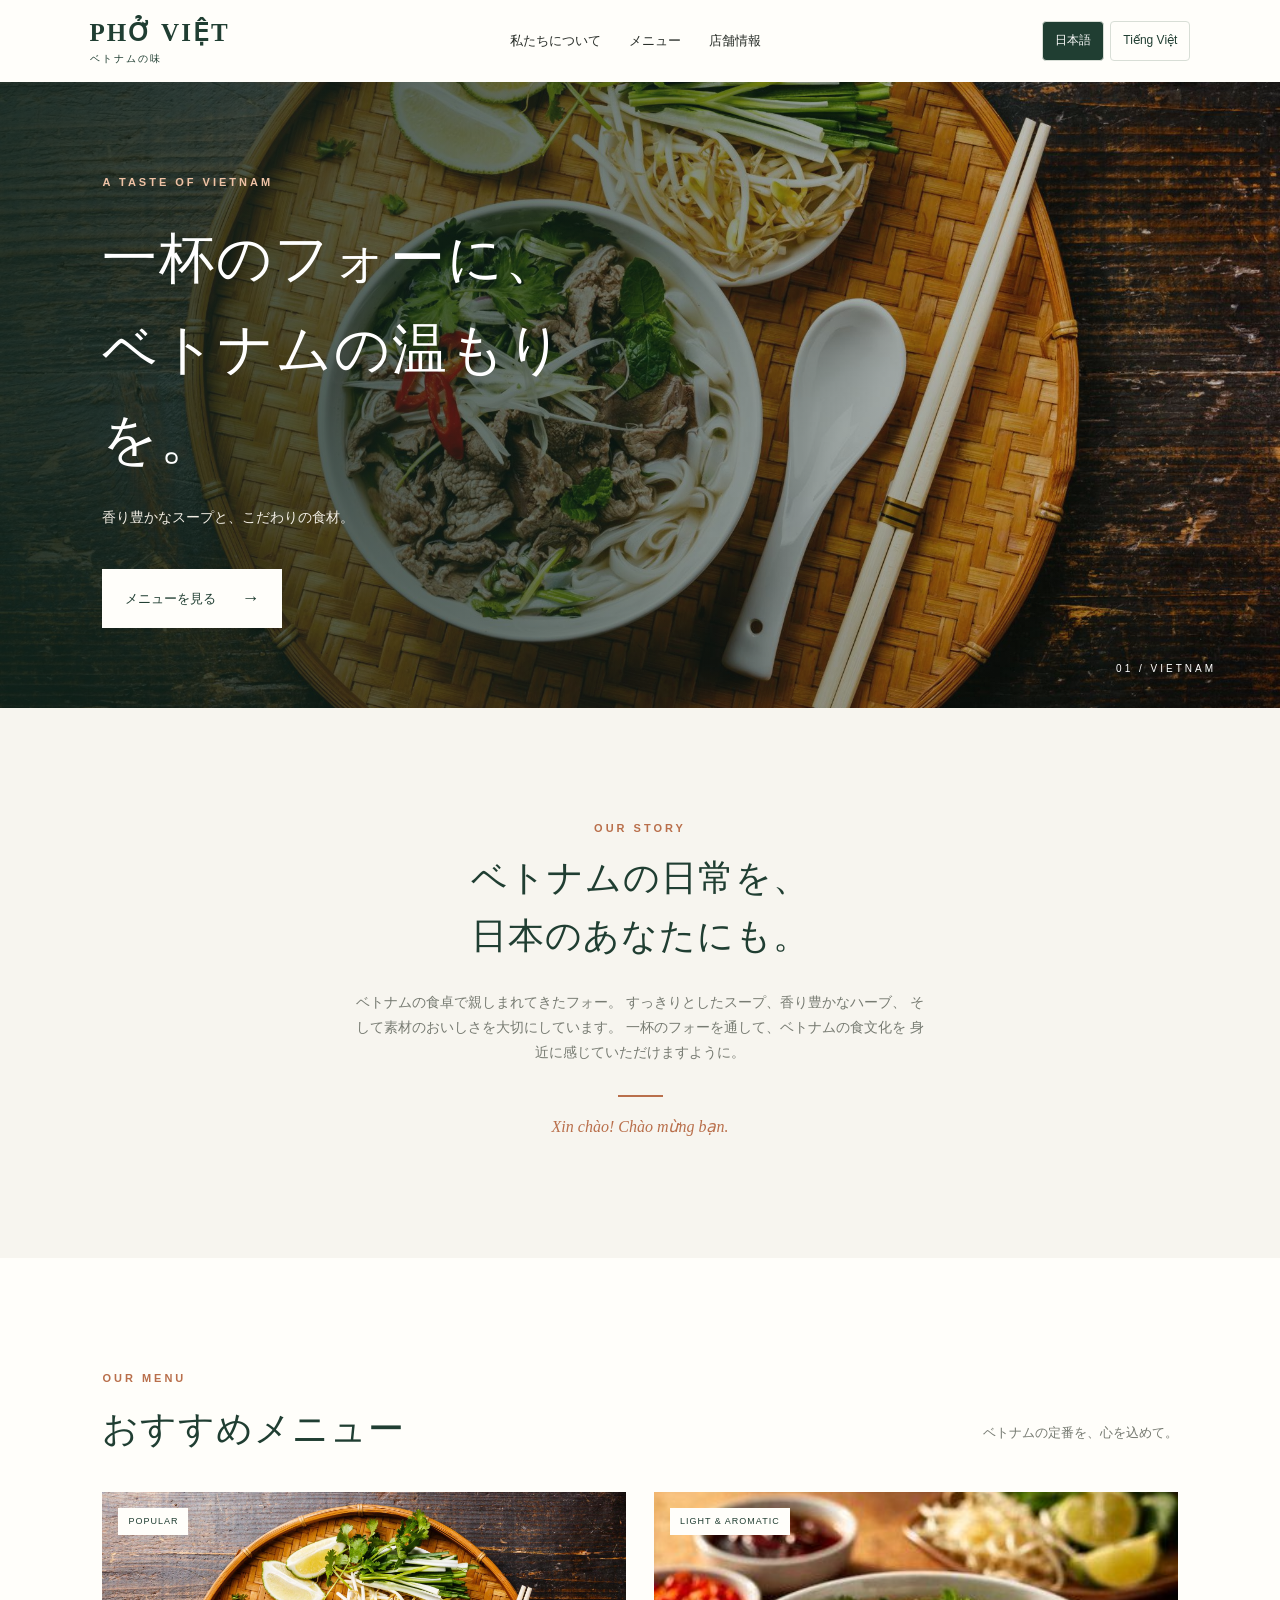
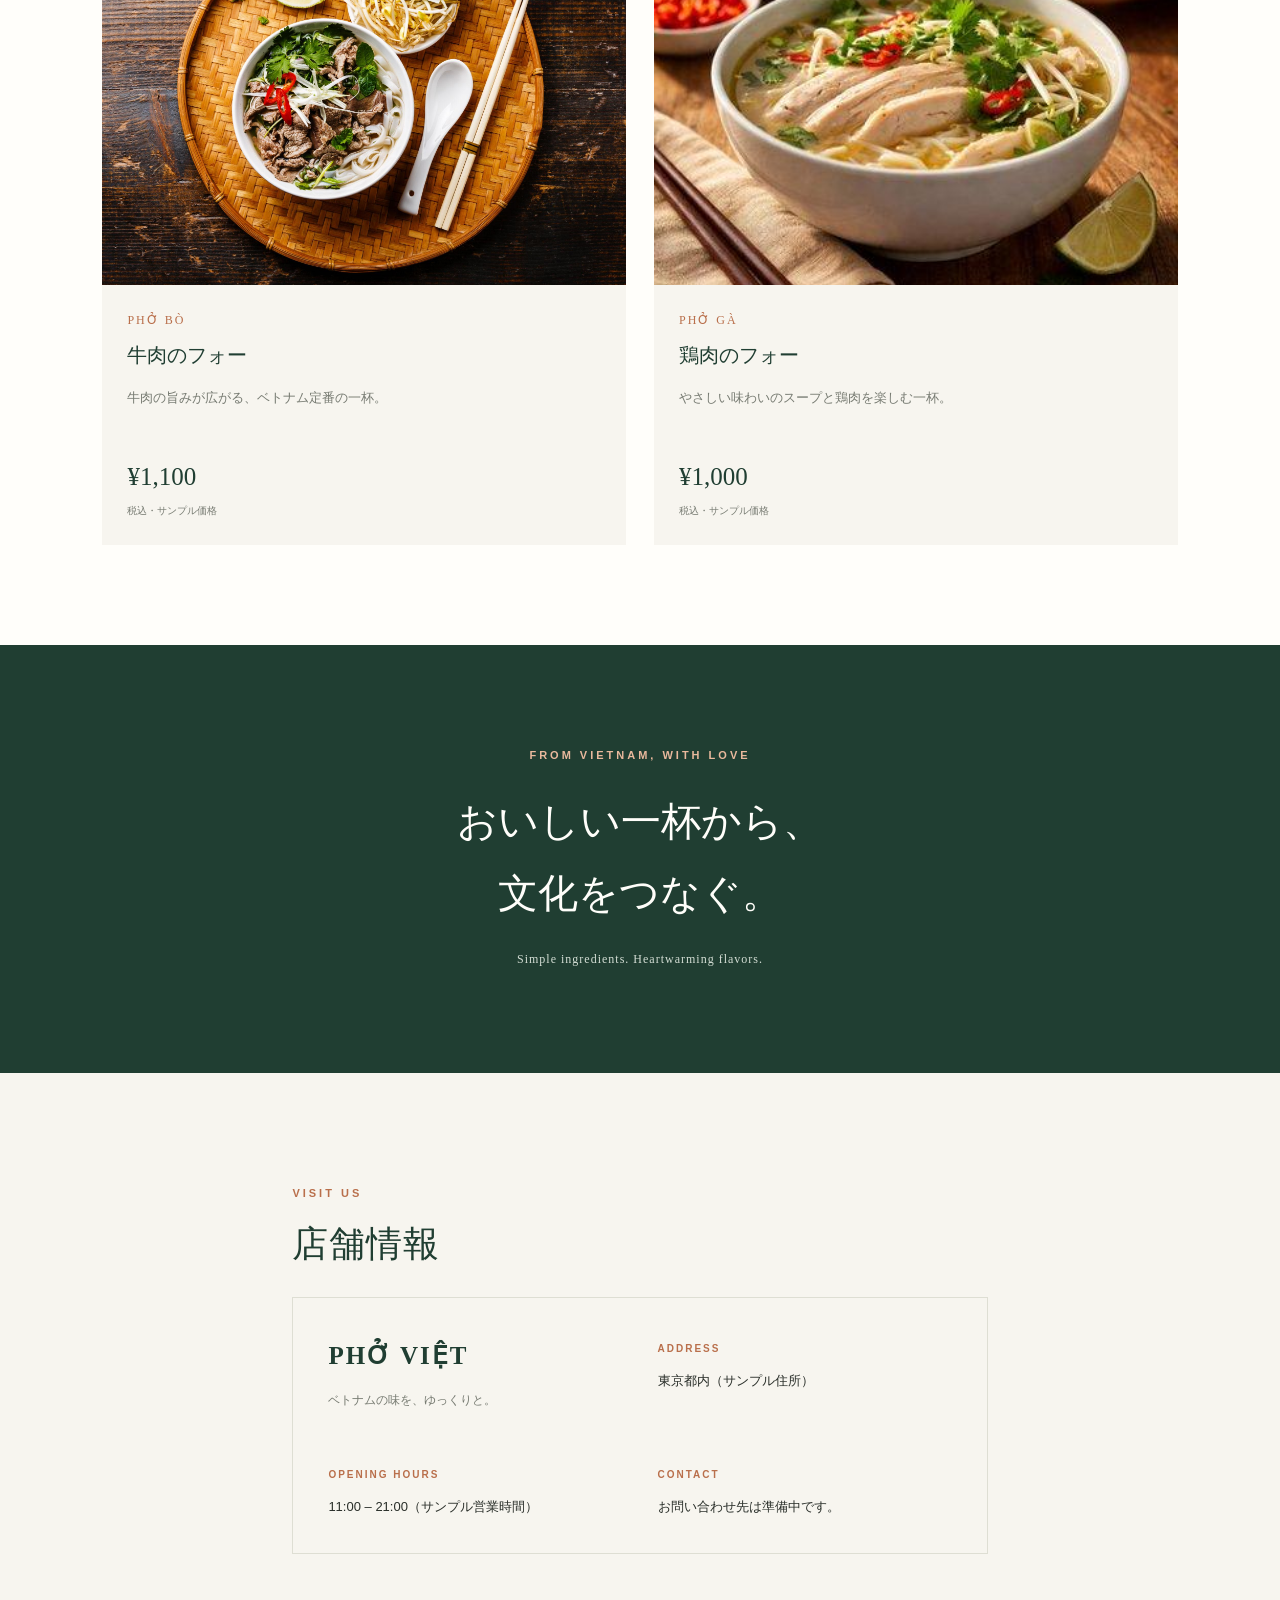
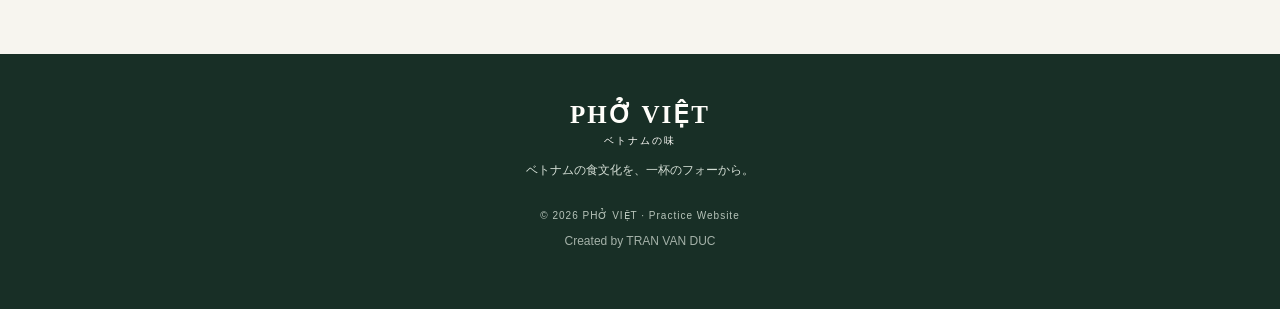
<file: index.html>
<!DOCTYPE html>
<html lang="ja">
<head>
  <meta charset="UTF-8">
  <meta name="viewport" content="width=device-width, initial-scale=1.0">
  <meta name="description" content="ベトナムの伝統的なフォーを楽しめるPHỞ VIỆT。">
  <title>PHỞ VIỆT | ベトナムの味</title>
  <link rel="stylesheet" href="style.css">
</head>
<body>

  
<header class="site-header">
  <a class="logo" href="#home">
    PHỞ VIỆT
    <span>ベトナムの味</span>
  </a>

  <nav class="navigation">
    <a href="#story"
       data-ja="私たちについて"
       data-vi="Về chúng tôi">私たちについて</a>

    <a href="#menu"
       data-ja="メニュー"
       data-vi="Thực đơn">メニュー</a>

    <a href="#access"
       data-ja="店舗情報"
       data-vi="Thông tin cửa hàng">店舗情報</a>
  </nav>

  
<div class="language-switch">
  <a class="lang-button active" href="index.html">日本語</a>
  <a class="lang-button" href="vi.html">Tiếng Việt</a>
</div>
</header>

  <main>
    <section class="hero" id="home">
      <img class="hero-image" src="phobo.jpg" alt="ベトナムの伝統的な牛肉フォー">

      <div class="hero-overlay"></div>

      <div class="hero-content">
        <p class="eyebrow">A TASTE OF VIETNAM</p>
      <h1>一杯のフォーに、<br>ベトナムの温もりを。</h1>
        <p>香り豊かなスープと、こだわりの食材。</p>
        <a class="button" href="#menu">メニューを見る <span>→</span></a>
      </div>

      <span class="hero-number">01 / VIETNAM</span>
    </section>

    <section class="intro section" id="story">
      <p class="section-label">OUR STORY</p>
      <h2>ベトナムの日常を、<br>日本のあなたにも。</h2>
      <p class="intro-text">
        ベトナムの食卓で親しまれてきたフォー。
        すっきりとしたスープ、香り豊かなハーブ、
        そして素材のおいしさを大切にしています。
        一杯のフォーを通して、ベトナムの食文化を
        身近に感じていただけますように。
      </p>
      <span class="decorative-line"></span>
      <p class="vietnamese">Xin chào! Chào mừng bạn.</p>
    </section>

    <section class="menu-section section" id="menu">
      <div class="section-heading">
        <div>
          <p class="section-label">OUR MENU</p>
          <h2>おすすめメニュー</h2>
        </div>
        <p>ベトナムの定番を、心を込めて。</p>
      </div>

      <div class="menu-grid">
        <article class="menu-card">
          <div class="menu-image-wrap">
            <img src="phobo.jpg" alt="牛肉のフォー" class="menu-image">
            <span class="menu-tag">POPULAR</span>
          </div>
          <div class="menu-info">
            <p class="menu-subtitle">PHỞ BÒ</p>
            <h3>牛肉のフォー</h3>
            <p class="menu-description">
              牛肉の旨みが広がる、ベトナム定番の一杯。
            </p>
            <p class="price">¥1,100 <span>税込・サンプル価格</span></p>
          </div>
        </article>

        <article class="menu-card">
          <div class="menu-image-wrap">
            <img src="phoga.jpg" alt="鶏肉のフォー" class="menu-image">
            <span class="menu-tag">LIGHT & AROMATIC</span>
          </div>
          <div class="menu-info">
            <p class="menu-subtitle">PHỞ GÀ</p>
            <h3>鶏肉のフォー</h3>
            <p class="menu-description">
              やさしい味わいのスープと鶏肉を楽しむ一杯。
            </p>
            <p class="price">¥1,000 <span>税込・サンプル価格</span></p>
          </div>
        </article>
      </div>
    </section>

    <section class="quote-section">
      <p class="section-label">FROM VIETNAM, WITH LOVE</p>
      <h2>おいしい一杯から、<br>文化をつなぐ。</h2>
      <p>Simple ingredients. Heartwarming flavors.</p>
    </section>

    <section class="access-section section" id="access">
      <p class="section-label">VISIT US</p>
      <h2>店舗情報</h2>

      <div class="access-card">
        <div>
          <h3>PHỞ VIỆT</h3>
          <p class="access-note">ベトナムの味を、ゆっくりと。</p>
        </div>

        <div class="access-detail">
          <span>ADDRESS</span>
          <p>東京都内（サンプル住所）</p>
        </div>

        <div class="access-detail">
          <span>OPENING HOURS</span>
          <p>11:00 – 21:00（サンプル営業時間）</p>
        </div>

        <div class="access-detail">
          <span>CONTACT</span>
          <p>お問い合わせ先は準備中です。</p>
        </div>
      </div>
    </section>
  </main>

  <footer class="site-footer">
    <a class="logo footer-logo" href="#home">
      PHỞ VIỆT
      <span>ベトナムの味</span>
    </a>
    <p>ベトナムの食文化を、一杯のフォーから。</p>
    <small>© 2026 PHỞ VIỆT · Practice Website</small>
    
<p class="footer-credit">Created by TRAN VAN DUC</p>
  </footer>

</body>
</html>
</file>
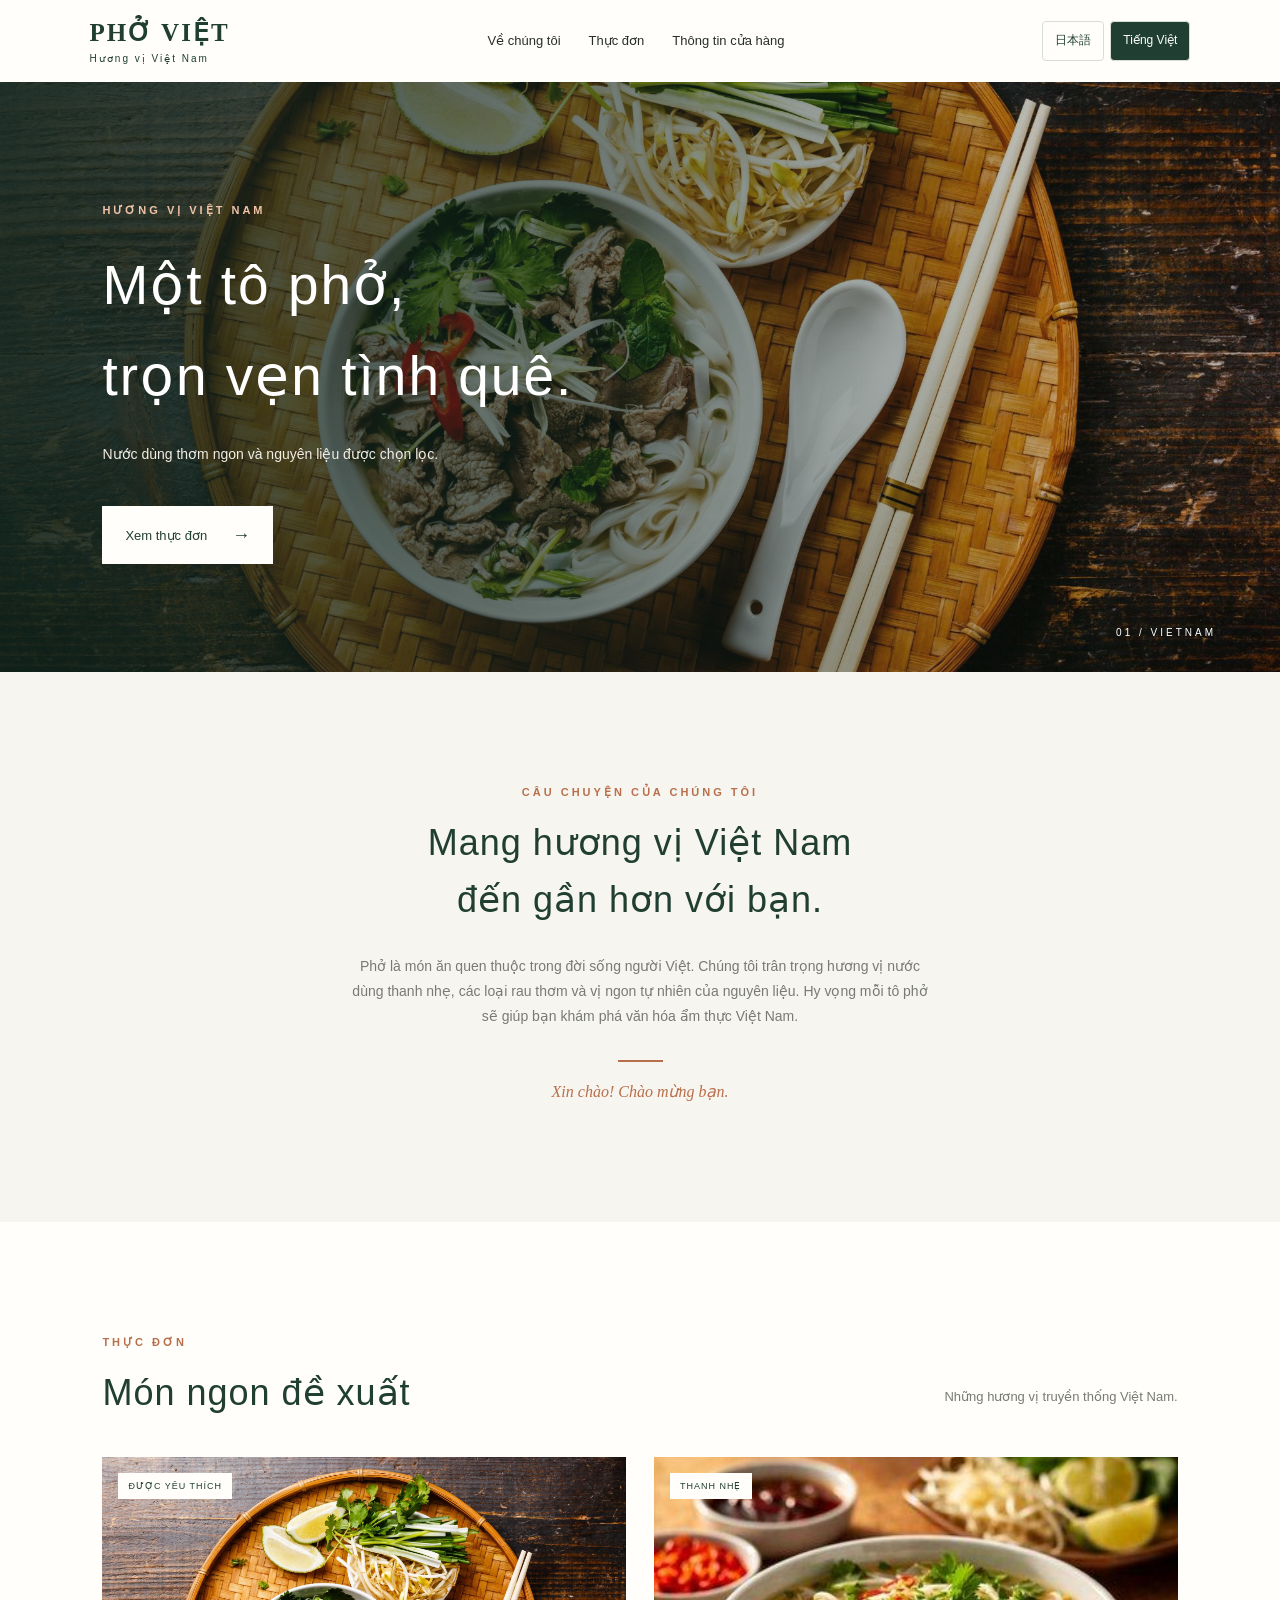
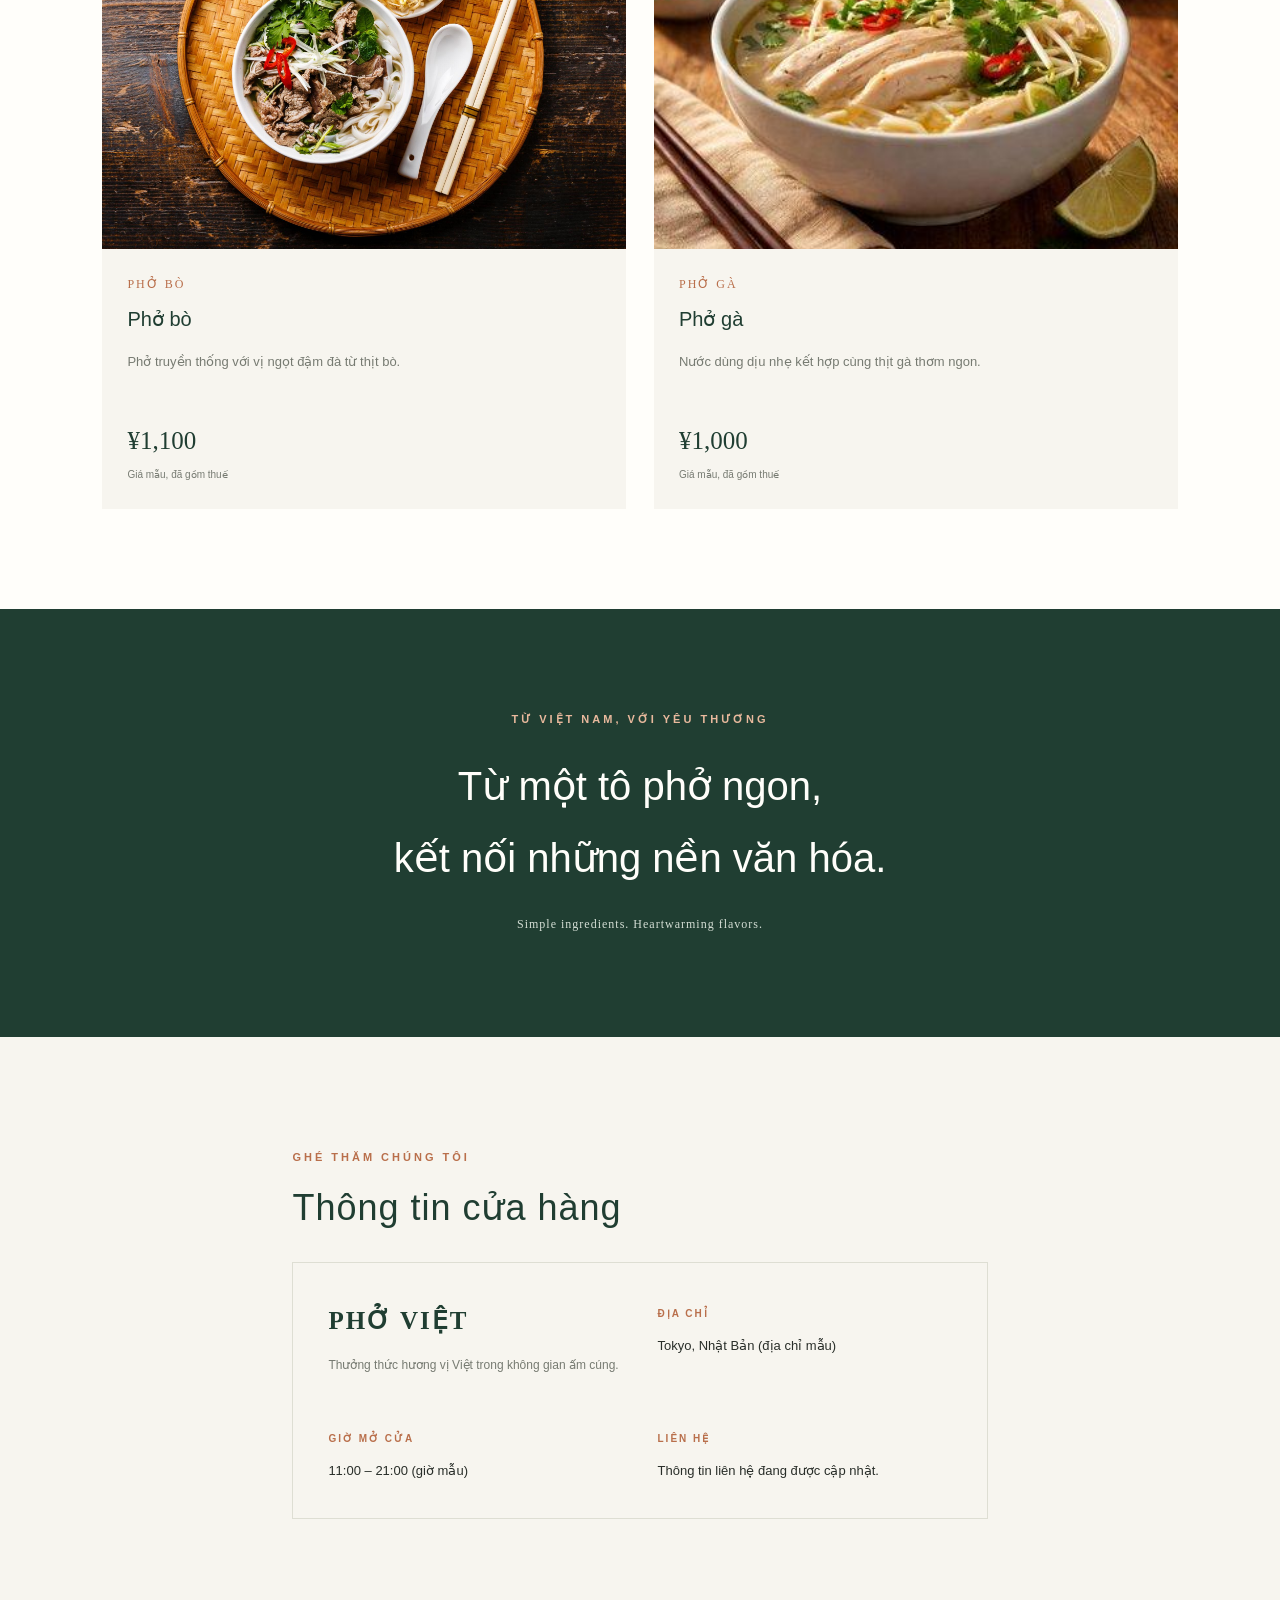
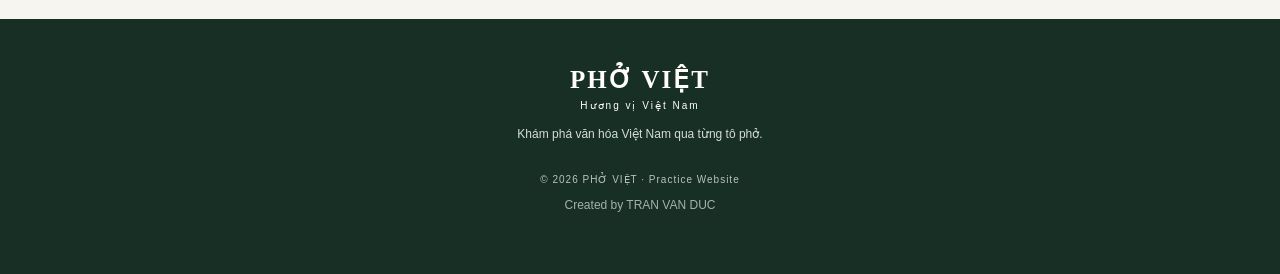
<file: vi.html>
<!DOCTYPE html>
<html lang="vi">
<head>
  <meta charset="UTF-8">
  <meta name="viewport" content="width=device-width, initial-scale=1.0">
  <title>PHỞ VIỆT | Hương vị Việt Nam</title>
  <link rel="stylesheet" href="style.css">
</head>
<body>

<header class="site-header">
  <a class="logo" href="vi.html">
    PHỞ VIỆT
    <span>Hương vị Việt Nam</span>
  </a>

  <nav class="navigation">
    <a href="#story">Về chúng tôi</a>
    <a href="#menu">Thực đơn</a>
    <a href="#access">Thông tin cửa hàng</a>
  </nav>

  <div class="language-switch">
    <a class="lang-button" href="index.html">日本語</a>
    <a class="lang-button active" href="vi.html">Tiếng Việt</a>
  </div>
</header>

<main>
  <section class="hero" id="home">
    <img class="hero-image" src="phobo.jpg" alt="Phở bò Việt Nam">
    <div class="hero-overlay"></div>

    <div class="hero-content">
      <p class="eyebrow">HƯƠNG VỊ VIỆT NAM</p>
      <h1>Một tô phở,<br>trọn vẹn tình quê.</h1>
      <p>Nước dùng thơm ngon và nguyên liệu được chọn lọc.</p>
      <a class="button" href="#menu">Xem thực đơn <span>→</span></a>
    </div>

    <span class="hero-number">01 / VIETNAM</span>
  </section>

  <section class="intro section" id="story">
    <p class="section-label">CÂU CHUYỆN CỦA CHÚNG TÔI</p>
    <h2>Mang hương vị Việt Nam<br>đến gần hơn với bạn.</h2>
    <p class="intro-text">
      Phở là món ăn quen thuộc trong đời sống người Việt.
      Chúng tôi trân trọng hương vị nước dùng thanh nhẹ,
      các loại rau thơm và vị ngon tự nhiên của nguyên liệu.
      Hy vọng mỗi tô phở sẽ giúp bạn khám phá văn hóa
      ẩm thực Việt Nam.
    </p>
    <span class="decorative-line"></span>
    <p class="vietnamese">Xin chào! Chào mừng bạn.</p>
  </section>

  <section class="menu-section section" id="menu">
    <div class="section-heading">
      <div>
        <p class="section-label">THỰC ĐƠN</p>
        <h2>Món ngon đề xuất</h2>
      </div>
      <p>Những hương vị truyền thống Việt Nam.</p>
    </div>

    <div class="menu-grid">
      <article class="menu-card">
        <div class="menu-image-wrap">
          <img src="phobo.jpg" alt="Phở bò" class="menu-image">
          <span class="menu-tag">ĐƯỢC YÊU THÍCH</span>
        </div>
        <div class="menu-info">
          <p class="menu-subtitle">PHỞ BÒ</p>
          <h3>Phở bò</h3>
          <p class="menu-description">
            Phở truyền thống với vị ngọt đậm đà từ thịt bò.
          </p>
          <p class="price">¥1,100 <span>Giá mẫu, đã gồm thuế</span></p>
        </div>
      </article>

      <article class="menu-card">
        <div class="menu-image-wrap">
          <img src="phoga.jpg" alt="Phở gà" class="menu-image">
          <span class="menu-tag">THANH NHẸ</span>
        </div>
        <div class="menu-info">
          <p class="menu-subtitle">PHỞ GÀ</p>
          <h3>Phở gà</h3>
          <p class="menu-description">
            Nước dùng dịu nhẹ kết hợp cùng thịt gà thơm ngon.
          </p>
          <p class="price">¥1,000 <span>Giá mẫu, đã gồm thuế</span></p>
        </div>
      </article>
    </div>
  </section>

  <section class="quote-section">
    <p class="section-label">TỪ VIỆT NAM, VỚI YÊU THƯƠNG</p>
    <h2>Từ một tô phở ngon,<br>kết nối những nền văn hóa.</h2>
    <p>Simple ingredients. Heartwarming flavors.</p>
  </section>

  <section class="access-section section" id="access">
    <p class="section-label">GHÉ THĂM CHÚNG TÔI</p>
    <h2>Thông tin cửa hàng</h2>

    <div class="access-card">
      <div>
        <h3>PHỞ VIỆT</h3>
        <p class="access-note">Thưởng thức hương vị Việt trong không gian ấm cúng.</p>
      </div>

      <div class="access-detail">
        <span>ĐỊA CHỈ</span>
        <p>Tokyo, Nhật Bản (địa chỉ mẫu)</p>
      </div>

      <div class="access-detail">
        <span>GIỜ MỞ CỬA</span>
        <p>11:00 – 21:00 (giờ mẫu)</p>
      </div>

      <div class="access-detail">
        <span>LIÊN HỆ</span>
        <p>Thông tin liên hệ đang được cập nhật.</p>
      </div>
    </div>
  </section>
</main>

<footer class="site-footer">
  <a class="logo footer-logo" href="vi.html">
    PHỞ VIỆT
    <span>Hương vị Việt Nam</span>
  </a>
  <p>Khám phá văn hóa Việt Nam qua từng tô phở.</p>
  <small>© 2026 PHỞ VIỆT · Practice Website</small>
  
<p class="footer-credit">Created by TRAN VAN DUC</p>
</footer>

</body>
</html>
</file>
<file: style.css>
/* ===== 1. COLORS & BASIC SETTINGS ===== */
:root {
  --cream: #f7f5ef;
  --white: #fffefa;
  --green: #203e32;
  --green-light: #dfe8dd;
  --orange: #b96f4b;
  --text: #292e29;
  --muted: #777b72;
}

* {
  box-sizing: border-box;
}

html {
  scroll-behavior: smooth;
  scroll-padding-top: 85px;
}

body {
  margin: 0;
  background: var(--cream);
  color: var(--text);
  font-family: "Noto Sans JP", "Yu Gothic", Meiryo, sans-serif;
  line-height: 1.8;
}

a {
  color: inherit;
  text-decoration: none;
}

img {
  display: block;
  max-width: 100%;
}

/* ===== 2. HEADER ===== */
.site-header {
  min-height: 82px;
  padding: 15px 7%;
  display: flex;
  align-items: center;
  justify-content: space-between;
  gap: 24px;
  background: var(--white);
}

.logo {
  display: inline-flex;
  flex-direction: column;
  color: var(--green);
  font-family: Georgia, serif;
  font-size: 25px;
  font-weight: bold;
  line-height: 1.25;
  letter-spacing: 2px;
}

.logo span {
  margin-top: 5px;
  font-family: "Yu Gothic", Meiryo, sans-serif;
  font-size: 10px;
  font-weight: normal;
  letter-spacing: 2px;
}

.navigation {
  display: flex;
  flex-wrap: wrap;
  gap: 28px;
}

.navigation a {
  font-size: 13px;
  transition: color 0.25s ease;
}

.navigation a:hover {
  color: var(--orange);
}

/* ===== 3. HERO ===== */
.hero {
  min-height: 590px;
  position: relative;
  display: flex;
  align-items: center;
  overflow: hidden;
  background: var(--green);
  color: white;
}

.hero-image {
  position: absolute;
  inset: 0;
  width: 100%;
  height: 100%;
  object-fit: cover;
  object-position: center 55%;
}

.hero-overlay {
  position: absolute;
  inset: 0;
  background: linear-gradient(
    90deg,
    rgba(15, 35, 27, 0.88) 0%,
    rgba(15, 35, 27, 0.58) 48%,
    rgba(15, 35, 27, 0.08) 100%
  );
}

.hero-content {
  position: relative;
  z-index: 1;
  max-width: 680px;
  padding: 80px 8%;
  animation: fade-up 0.9s ease both;
}

.eyebrow,
.section-label {
  color: var(--orange);
  font-size: 11px;
  font-weight: bold;
  letter-spacing: 3px;
}

.hero .eyebrow {
  color: #f0c3a6;
}

.hero h1 {
  margin: 20px 0;
  font-size: clamp(32px, 5vw, 55px);
  font-weight: 500;
  line-height: 1.65;
  letter-spacing: 2px;
}

.hero-content > p:not(.eyebrow) {
  color: #f2eee5;
  font-size: 14px;
}

.button {
  display: inline-flex;
  align-items: center;
  gap: 25px;
  margin-top: 25px;
  padding: 13px 23px;
  background: var(--white);
  color: var(--green);
  font-size: 13px;
  transition: background 0.25s, color 0.25s, transform 0.25s;
}

.button:hover {
  background: var(--orange);
  color: white;
  transform: translateY(-3px);
}

.button span {
  font-size: 18px;
}

.hero-number {
  position: absolute;
  right: 5%;
  bottom: 30px;
  font-size: 10px;
  letter-spacing: 3px;
}

/* ===== 4. GENERAL SECTIONS ===== */
.section {
  padding: 100px 8%;
}

.section h2 {
  margin: 10px 0 25px;
  color: var(--green);
  font-size: clamp(25px, 3.5vw, 36px);
  font-weight: 500;
  line-height: 1.6;
  letter-spacing: 1px;
}

.intro {
  max-width: 900px;
  margin: 0 auto;
  text-align: center;
}

.intro-text {
  max-width: 580px;
  margin: 0 auto;
  color: var(--muted);
  font-size: 14px;
}

.decorative-line {
  display: block;
  width: 45px;
  height: 2px;
  margin: 30px auto 15px;
  background: var(--orange);
}

.vietnamese {
  color: var(--orange);
  font-family: Georgia, serif;
  font-style: italic;
}

/* ===== 5. MENU ===== */
.menu-section {
  background: var(--white);
}

.section-heading {
  display: flex;
  align-items: end;
  justify-content: space-between;
  gap: 25px;
  margin-bottom: 35px;
}

.section-heading h2 {
  margin-bottom: 0;
}

.section-heading > p {
  color: var(--muted);
  font-size: 13px;
}

.menu-grid {
  display: grid;
  grid-template-columns: repeat(2, minmax(0, 1fr));
  gap: 28px;
}

.menu-card {
  overflow: hidden;
  background: var(--cream);
  transition: transform 0.3s ease, box-shadow 0.3s ease;
}

.menu-card:hover {
  transform: translateY(-7px);
  box-shadow: 0 16px 35px rgba(32, 62, 50, 0.12);
}

.menu-image-wrap {
  position: relative;
  overflow: hidden;
  aspect-ratio: 4 / 3;
  background: var(--green-light);
}

.menu-image {
  width: 100%;
  height: 100%;
  object-fit: cover;
  transition: transform 0.5s ease;
}

.menu-card:hover .menu-image {
  transform: scale(1.05);
}

.menu-tag {
  position: absolute;
  top: 16px;
  left: 16px;
  padding: 5px 10px;
  background: var(--white);
  color: var(--green);
  font-size: 9px;
  letter-spacing: 1px;
}

.menu-info {
  padding: 25px;
}

.menu-subtitle {
  margin: 0;
  color: var(--orange);
  font-family: Georgia, serif;
  font-size: 12px;
  letter-spacing: 2px;
}

.menu-info h3 {
  margin: 5px 0 10px;
  color: var(--green);
  font-size: 20px;
  font-weight: 500;
}

.menu-description {
  min-height: 50px;
  color: var(--muted);
  font-size: 13px;
}

.price {
  margin: 18px 0 0;
  color: var(--green);
  font-family: Georgia, serif;
  font-size: 25px;
}

.price span {
  display: block;
  margin-top: 3px;
  color: var(--muted);
  font-family: "Yu Gothic", Meiryo, sans-serif;
  font-size: 10px;
}

/* ===== 6. QUOTE ===== */
.quote-section {
  padding: 90px 20px;
  background: var(--green);
  color: var(--white);
  text-align: center;
}

.quote-section .section-label {
  color: #e9b99d;
}

.quote-section h2 {
  margin: 20px 0;
  font-size: clamp(27px, 4vw, 40px);
  font-weight: 400;
  line-height: 1.8;
}

.quote-section > p:last-child {
  color: #d4ded5;
  font-family: Georgia, serif;
  font-size: 12px;
  letter-spacing: 1px;
}

/* ===== 7. STORE INFORMATION ===== */
.access-section {
  max-width: 900px;
  margin: 0 auto;
}

.access-card {
  display: grid;
  grid-template-columns: 1fr 1fr;
  gap: 35px;
  padding: 35px;
  border: 1px solid #deded3;
}

.access-card h3 {
  margin: 0;
  color: var(--green);
  font-family: Georgia, serif;
  font-size: 25px;
  letter-spacing: 2px;
}

.access-note {
  color: var(--muted);
  font-size: 12px;
}

.access-detail span {
  color: var(--orange);
  font-size: 10px;
  font-weight: bold;
  letter-spacing: 2px;
}

.access-detail p {
  margin: 7px 0 0;
  font-size: 13px;
}

/* ===== 8. FOOTER ===== */
.site-footer {
  padding: 45px 20px;
  background: #182f26;
  color: var(--white);
  text-align: center;
}

.footer-logo {
  align-items: center;
  color: var(--white);
}

.site-footer > p {
  color: #d4ded5;
  font-size: 12px;
}

.site-footer small {
  display: block;
  margin-top: 25px;
  color: #b7c4ba;
  font-size: 10px;
  letter-spacing: 1px;
}

/* ===== 9. ANIMATION ===== */
@keyframes fade-up {
  from {
    opacity: 0;
    transform: translateY(18px);
  }
  to {
    opacity: 1;
    transform: translateY(0);
  }
}

/* ===== 10. MOBILE ===== */
@media (max-width: 600px) {
  .site-header {
    align-items: flex-start;
    flex-direction: column;
    gap: 16px;
    padding: 20px 6%;
  }

  .navigation {
    gap: 18px;
  }

  .navigation a {
    font-size: 12px;
  }

  .hero {
    min-height: 510px;
  }

  .hero-image {
    object-position: 60% center;
  }

  .hero-overlay {
    background: linear-gradient(
      90deg,
      rgba(15, 35, 27, 0.85),
      rgba(15, 35, 27, 0.35)
    );
  }

  .hero-content {
    padding: 60px 7%;
  }

  .hero h1 {
    font-size: 32px;
  }

  .section {
    padding: 70px 6%;
  }

  .section-heading {
    align-items: flex-start;
    flex-direction: column;
    gap: 5px;
  }

  .menu-grid {
    grid-template-columns: 1fr;
    gap: 25px;
  }

  .menu-info {
    padding: 22px;
  }

  .menu-description {
    min-height: 0;
  }

  .access-card {
    grid-template-columns: 1fr;
    gap: 22px;
    padding: 25px;
  }

  .quote-section {
    padding: 70px 20px;
  }
}

/* Reduce motion for visitors who prefer less animation */
@media (prefers-reduced-motion: reduce) {
  *,
  *::before,
  *::after {
    scroll-behavior: auto !important;
    animation-duration: 0.01ms !important;
    transition-duration: 0.01ms !important;
  }
}

/* ===== LANGUAGE SWITCH ===== */
.language-switch {
  display: flex;
  align-items: center;
  gap: 6px;
  flex-shrink: 0;
}

.lang-button {
  padding: 8px 12px;
  border: 1px solid #d8ded6;
  border-radius: 4px;
  background: transparent;
  color: var(--green);
  font-family: inherit;
  font-size: 12px;
  cursor: pointer;
  transition: background 0.2s, color 0.2s;
}

.lang-button:hover,
.lang-button.active {
  background: var(--green);
  color: white;
}

.lang-button:focus-visible {
  outline: 2px solid var(--orange);
  outline-offset: 3px;
}

/* Keep the header tidy on smaller screens */
@media (max-width: 600px) {
  .language-switch {
    align-self: flex-start;
  }
}


.footer-credit {
  font-size: 12px;
  opacity: 0.75;
  margin-top: 6px;
}
</file>
